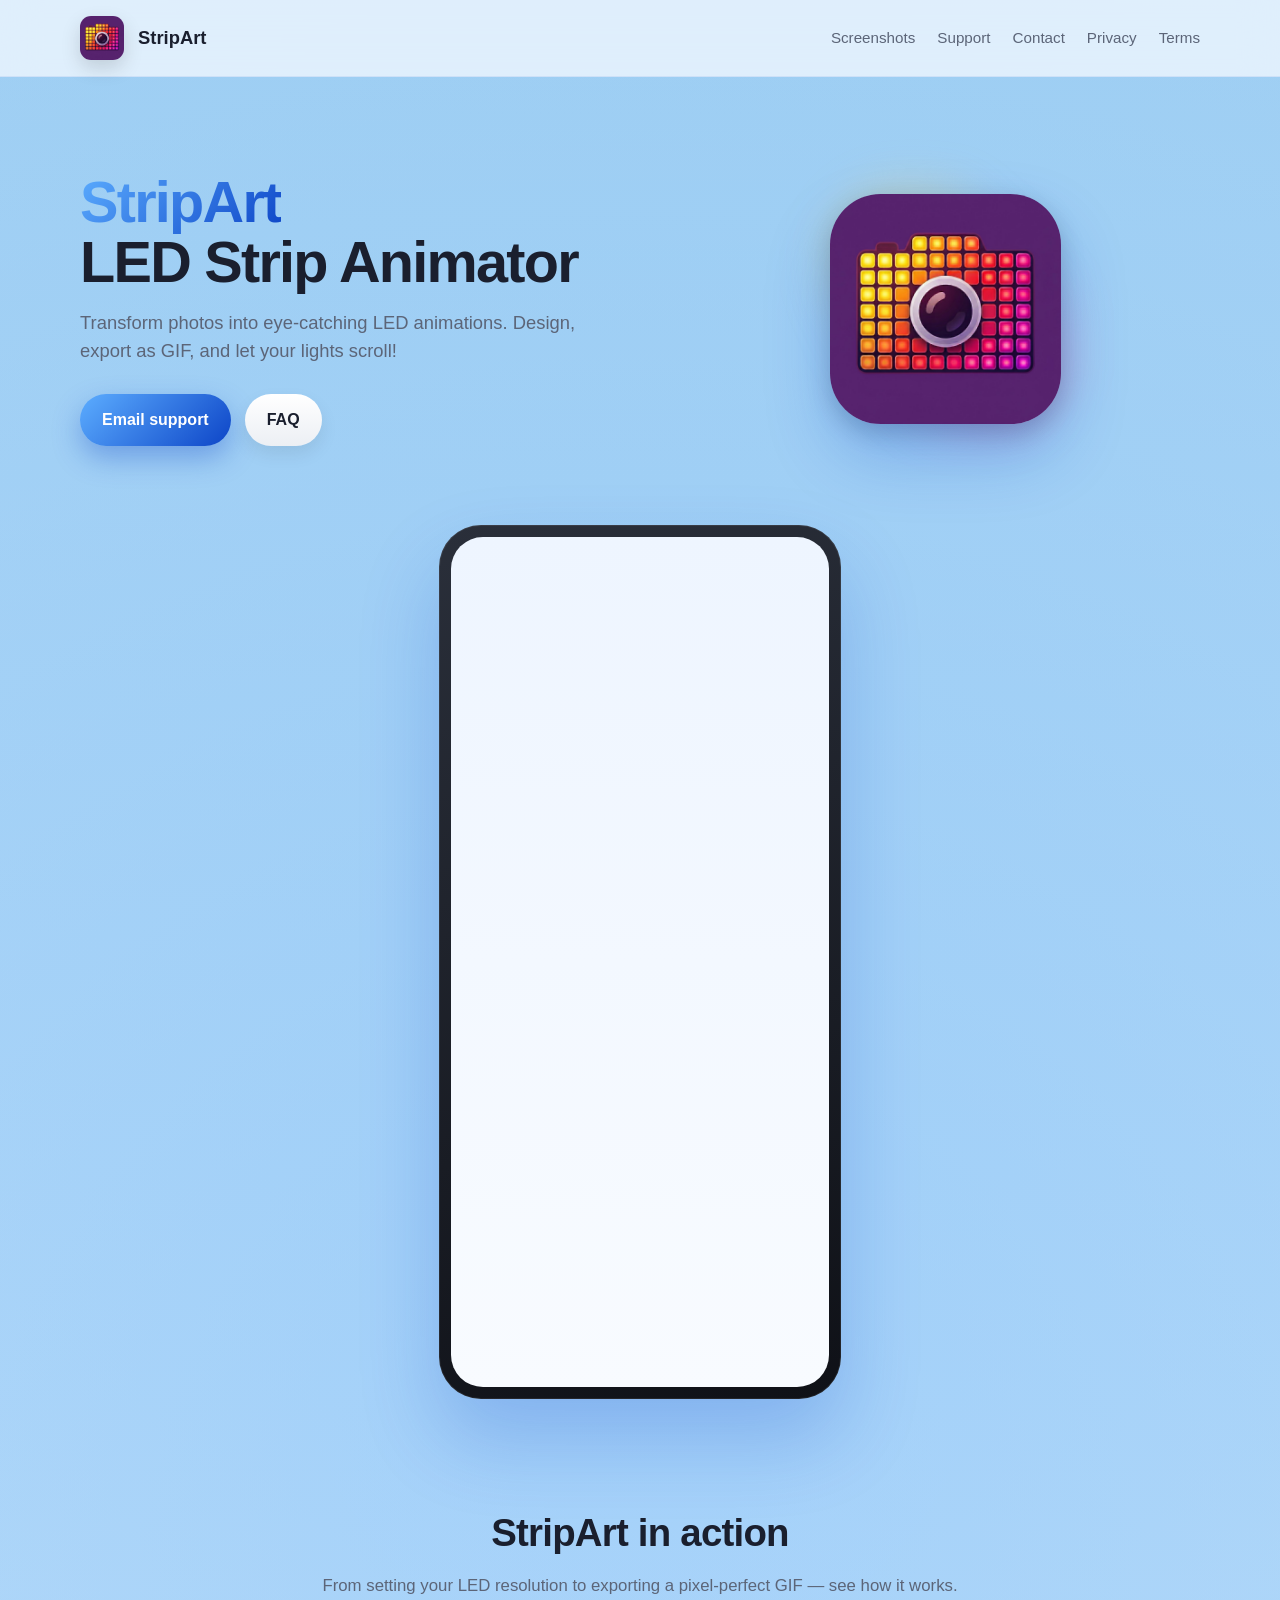
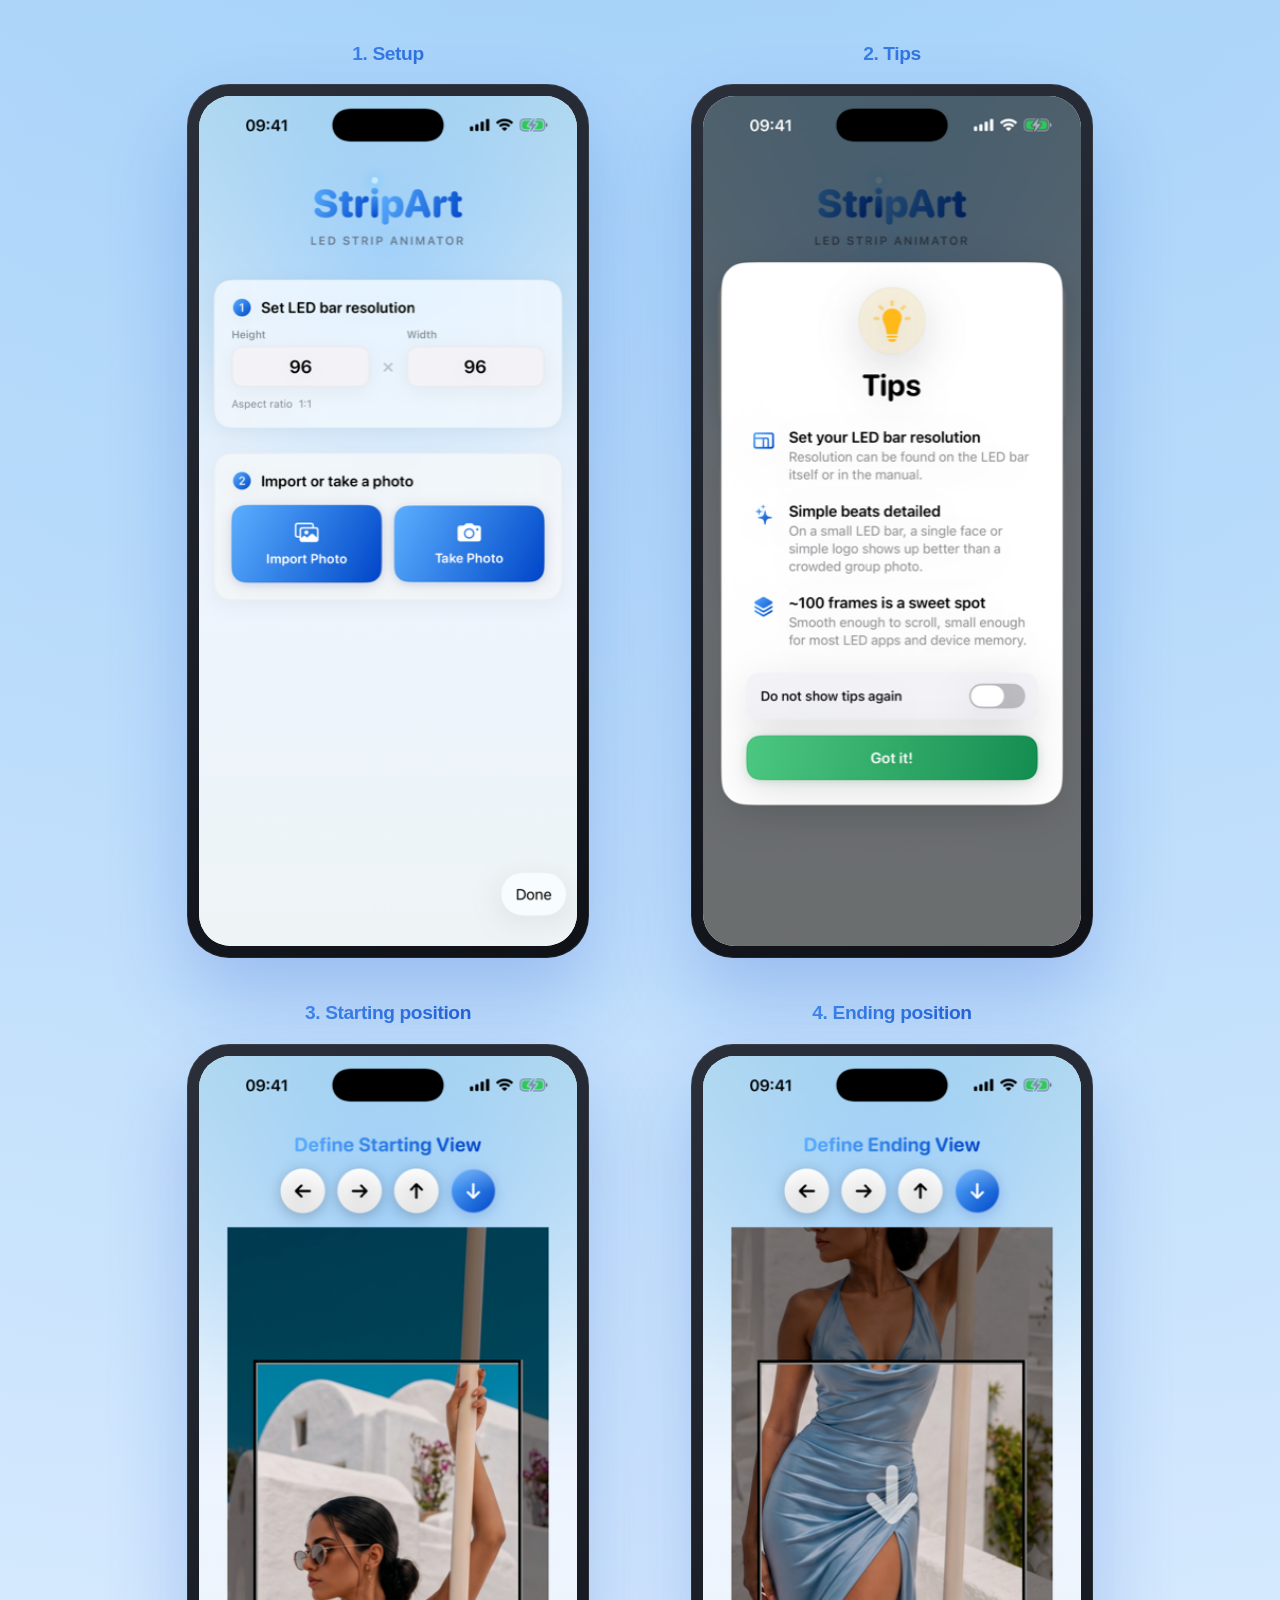
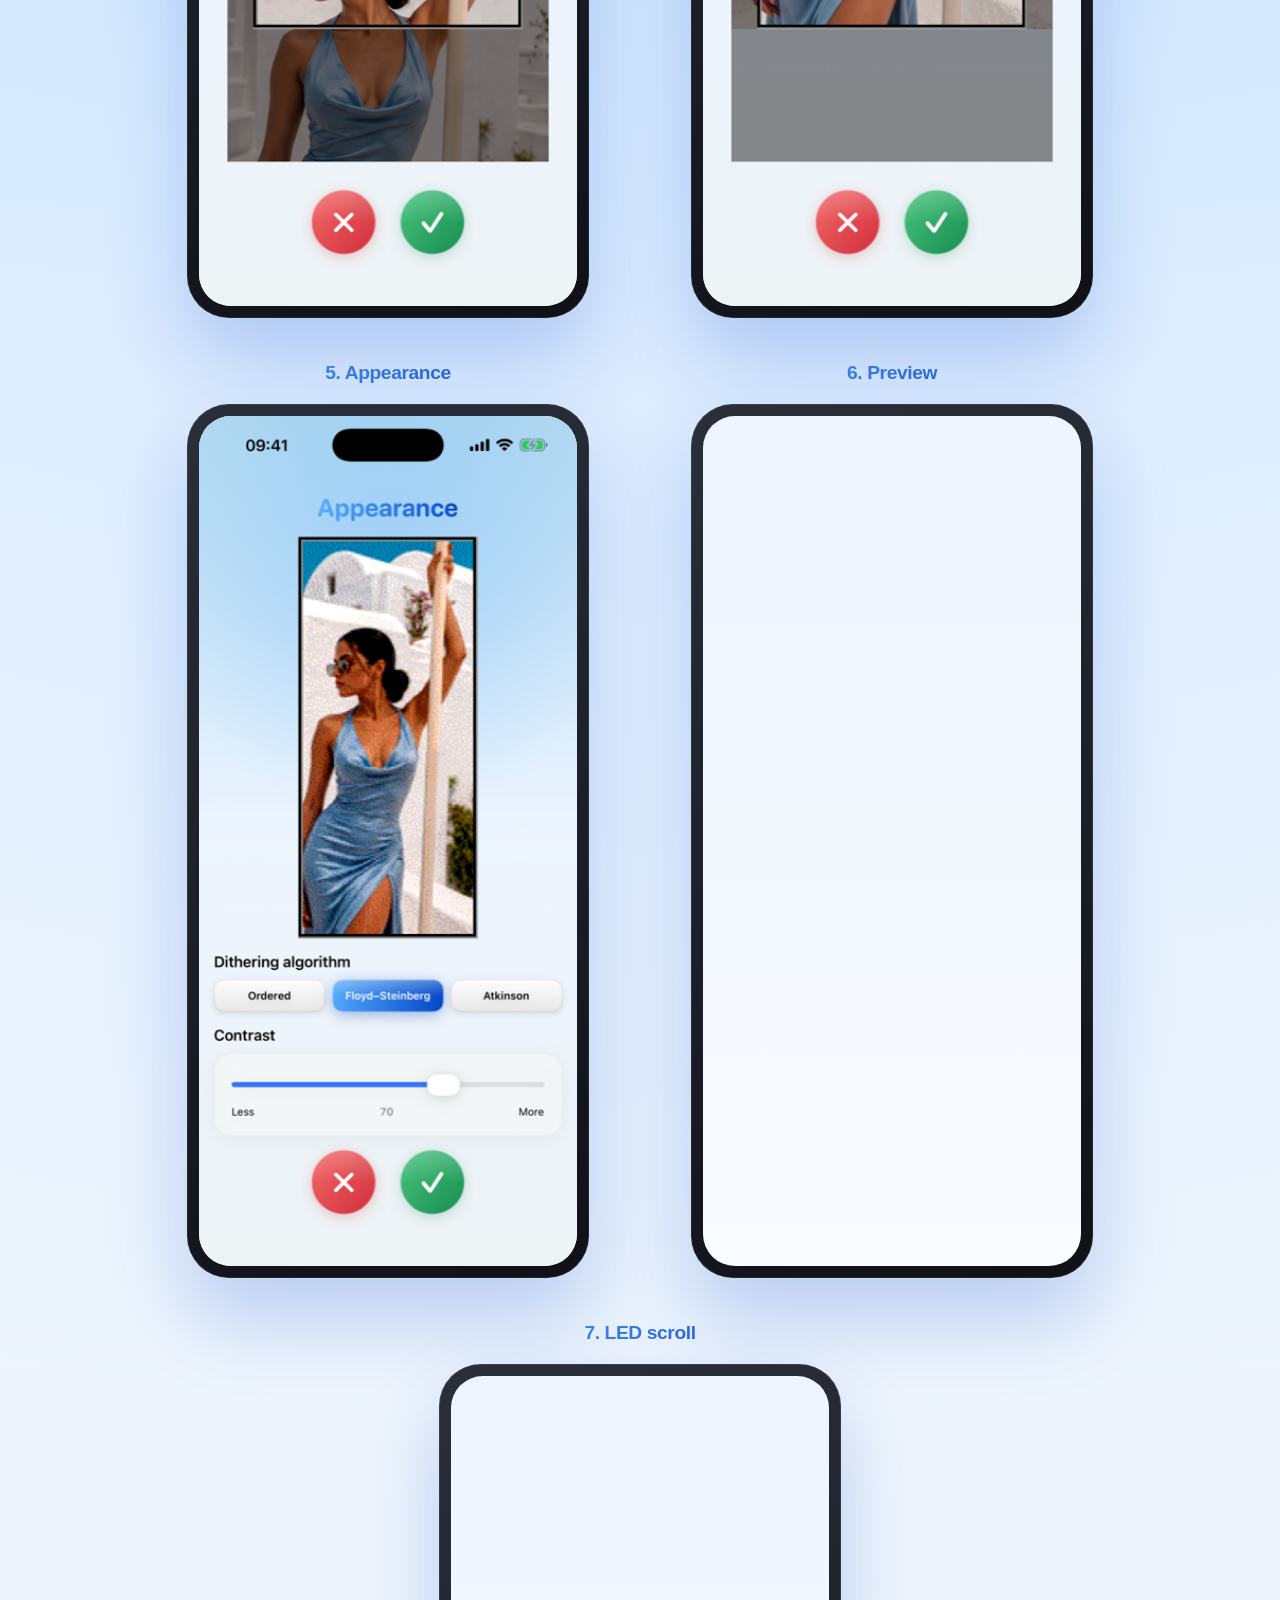
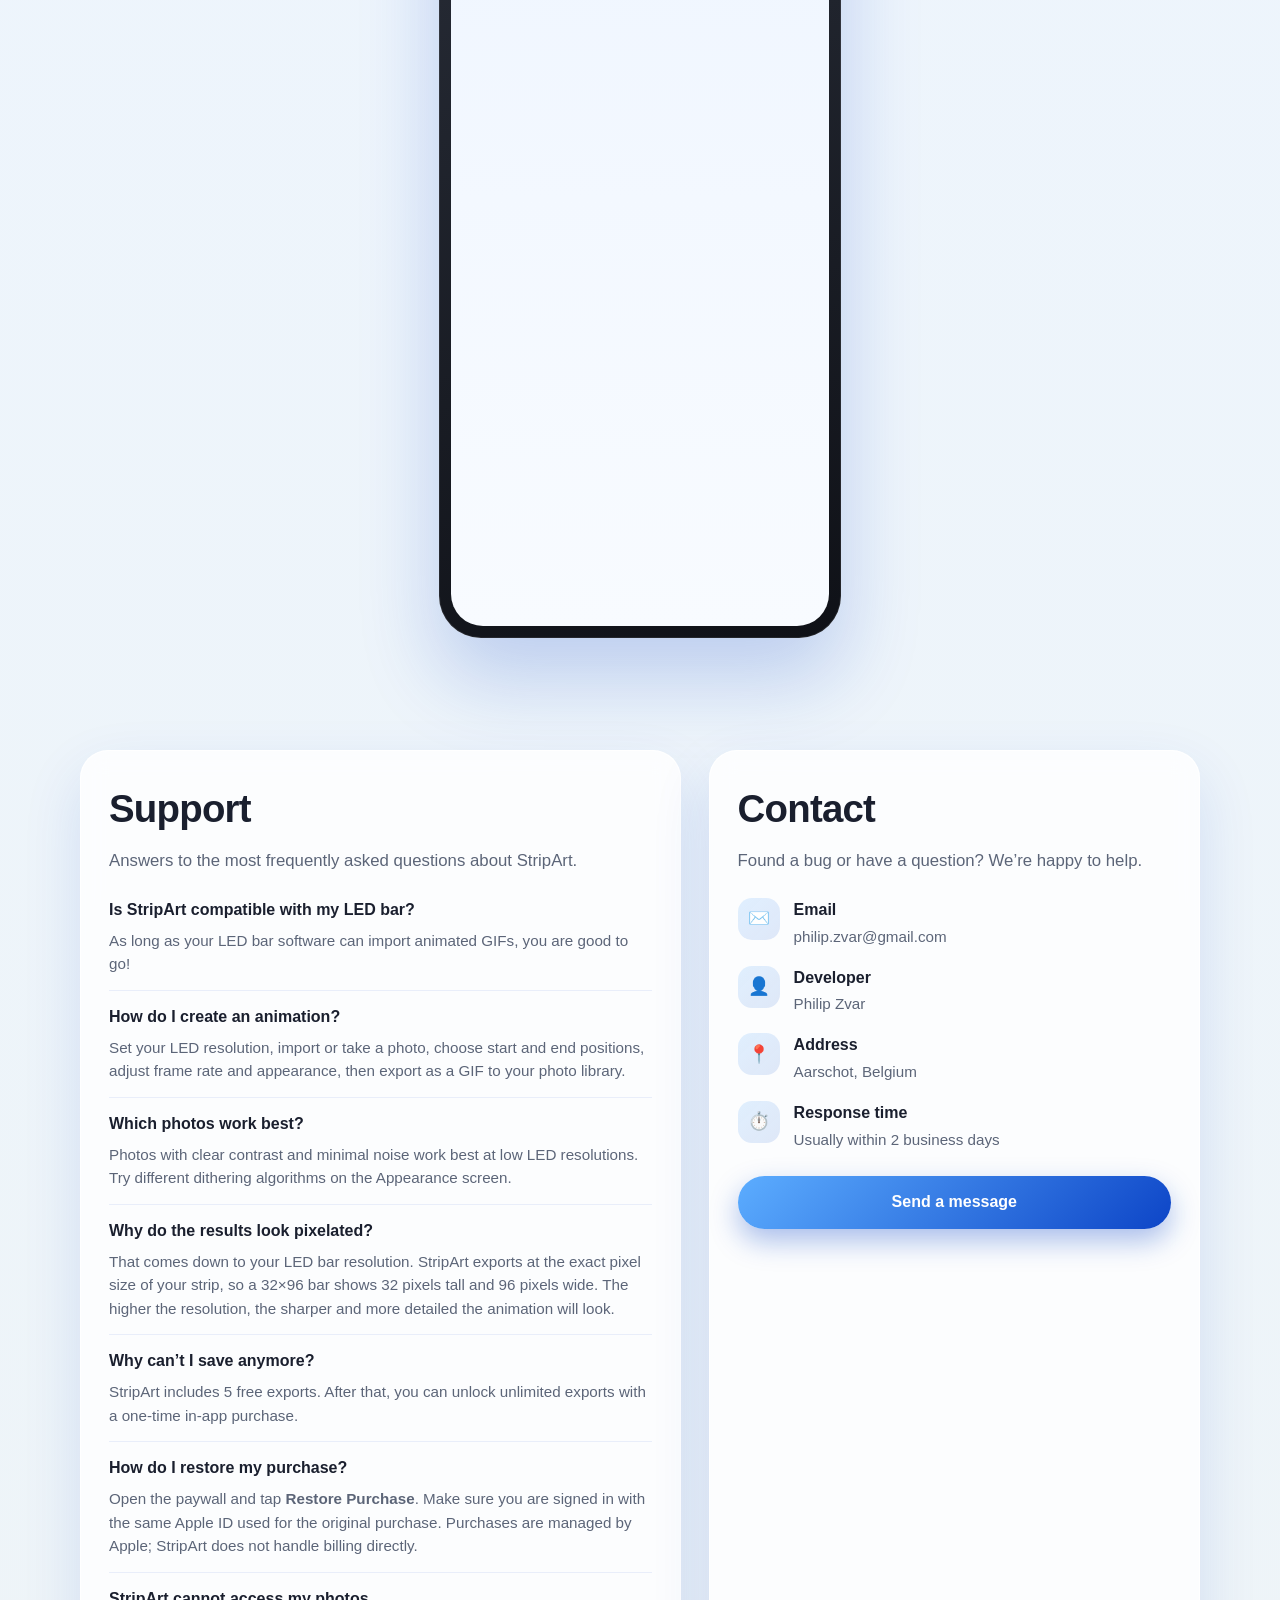
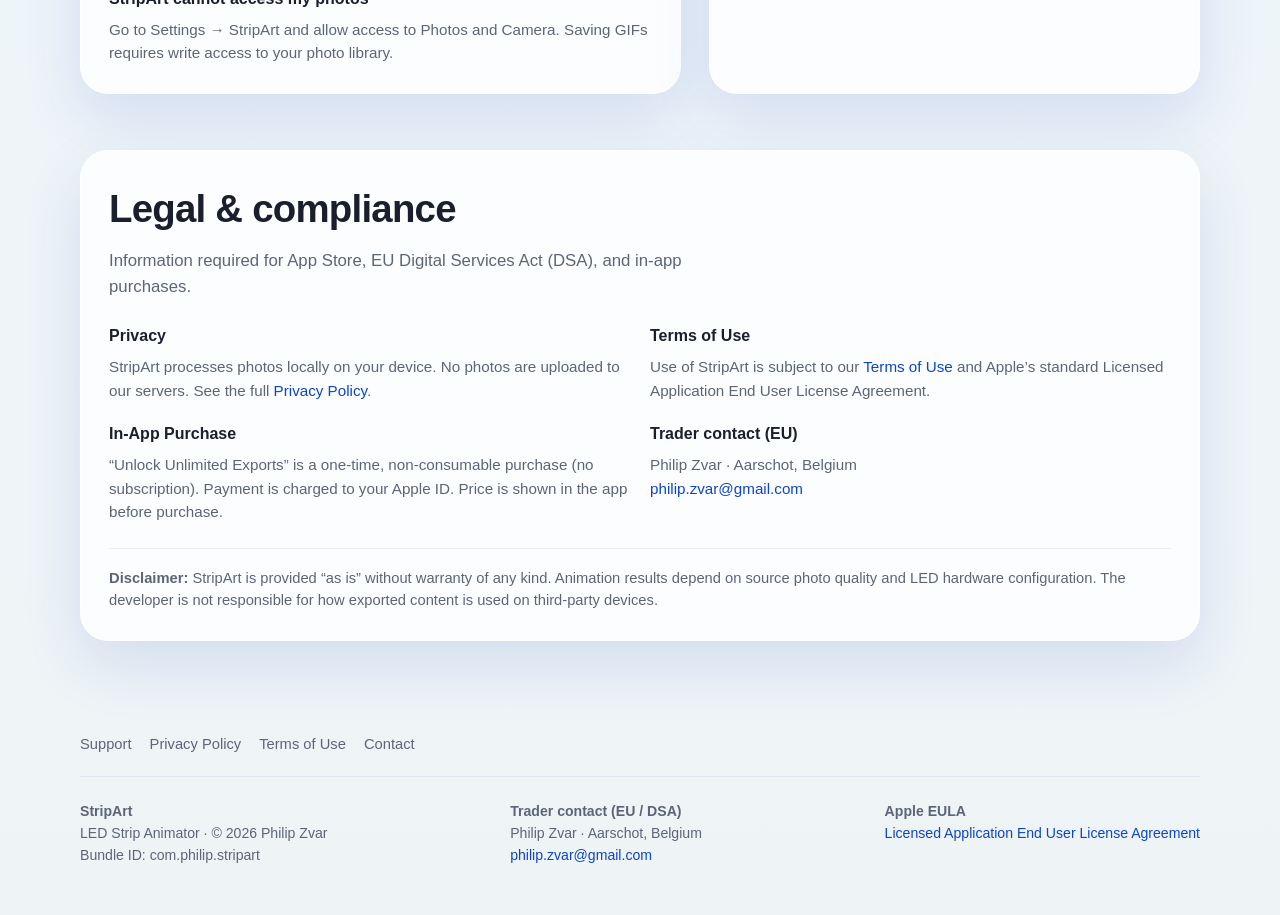
<file: index.html>
<!DOCTYPE html>
<html lang="en">
<head>
  <meta charset="UTF-8">
  <meta name="viewport" content="width=device-width, initial-scale=1.0">
  <meta name="description" content="StripArt — transform photos into eye-catching LED animations. Design, export as GIF, and let your lights scroll!">
  <title>StripArt — Support &amp; Contact</title>
  <link rel="icon" href="assets/icon.png" sizes="512x512">
  <link rel="apple-touch-icon" href="assets/icon-1024.png">
  <link rel="stylesheet" href="styles.css">
</head>
<body>
  <header class="site-header">
    <div class="container nav">
      <a class="brand" href="index.html">
        <img src="assets/icon.png" srcset="assets/icon.png 512w, assets/icon-1024.png 1024w" sizes="44px" alt="StripArt app icon" width="44" height="44">
        StripArt
      </a>
      <ul class="nav-links">
        <li><a href="#screenshots">Screenshots</a></li>
        <li><a href="#support">Support</a></li>
        <li><a href="#contact">Contact</a></li>
        <li><a href="privacy.html">Privacy</a></li>
        <li><a href="terms.html">Terms</a></li>
      </ul>
    </div>
  </header>

  <main id="top">
    <section class="hero container">
      <div class="hero-copy">
        <h1><span>StripArt</span><br>LED Strip Animator</h1>
        <p class="subtitle">
          Transform photos into eye-catching LED animations. Design, export as GIF, and let your lights scroll!
        </p>
        <div class="hero-actions">
          <a class="btn btn-primary" href="mailto:philip.zvar@gmail.com?subject=StripArt%20Support">Email support</a>
          <a class="btn btn-secondary" href="#support">FAQ</a>
        </div>
      </div>

      <div class="hero-device">
        <div class="icon-showcase" aria-hidden="true">
          <div class="icon-showcase-glow"></div>
          <img src="assets/icon-1024.png" alt="StripArt app icon" class="icon-showcase-image" width="1024" height="1024">
        </div>
      </div>
    </section>

    <section class="featured-video container" aria-label="StripArt LED animation preview">
      <div class="phone-frame">
        <div class="phone-screen">
          <video autoplay loop muted playsinline preload="auto" aria-label="StripArt LED scroll animation">
            <source src="assets/screenshots/05-preview.mp4?v=20260703" type="video/mp4">
            <source src="assets/screenshots/05-preview.mov?v=20260703" type="video/quicktime">
          </video>
        </div>
      </div>
    </section>

    <section class="section" id="screenshots">
      <div class="container">
        <div class="section-header">
          <h2>StripArt in action</h2>
          <p>From setting your LED resolution to exporting a pixel-perfect GIF — see how it works.</p>
        </div>

        <div class="screenshots-grid">
          <figure class="screenshot-card">
            <figcaption>1. Setup</figcaption>
            <div class="phone-frame">
              <div class="phone-screen">
                <img
                  src="assets/screenshots/step-02-804w.png?v=20260703"
                  srcset="assets/screenshots/step-02-804w.png?v=20260703 804w, assets/screenshots/step-02.png?v=20260703 1320w"
                  sizes="(max-width: 640px) 336px, 378px"
                  width="402"
                  height="874"
                  alt="StripArt setup — set LED resolution and import a photo"
                  decoding="async"
                >
              </div>
            </div>
          </figure>

          <figure class="screenshot-card">
            <figcaption>2. Tips</figcaption>
            <div class="phone-frame">
              <div class="phone-screen">
                <img
                  src="assets/screenshots/step-02-5-804w.png?v=20260703"
                  srcset="assets/screenshots/step-02-5-804w.png?v=20260703 804w, assets/screenshots/step-02-5.png?v=20260703 1320w"
                  sizes="(max-width: 640px) 336px, 378px"
                  width="402"
                  height="874"
                  alt="StripArt tips — LED resolution and animation guidance"
                  decoding="async"
                >
              </div>
            </div>
          </figure>

          <figure class="screenshot-card">
            <figcaption>3. Starting position</figcaption>
            <div class="phone-frame">
              <div class="phone-screen">
                <img
                  src="assets/screenshots/step-03-804w.png?v=20260703"
                  srcset="assets/screenshots/step-03-804w.png?v=20260703 804w, assets/screenshots/step-03.png?v=20260703 1320w"
                  sizes="(max-width: 640px) 336px, 378px"
                  width="402"
                  height="874"
                  alt="StripArt animation — define the starting view"
                  decoding="async"
                >
              </div>
            </div>
          </figure>

          <figure class="screenshot-card">
            <figcaption>4. Ending position</figcaption>
            <div class="phone-frame">
              <div class="phone-screen">
                <img
                  src="assets/screenshots/step-03-5-804w.png?v=20260703"
                  srcset="assets/screenshots/step-03-5-804w.png?v=20260703 804w, assets/screenshots/step-03-5.png?v=20260703 1320w"
                  sizes="(max-width: 640px) 336px, 378px"
                  width="402"
                  height="874"
                  alt="StripArt animation — define the ending view"
                  decoding="async"
                >
              </div>
            </div>
          </figure>

          <figure class="screenshot-card">
            <figcaption>5. Appearance</figcaption>
            <div class="phone-frame">
              <div class="phone-screen">
                <img
                  src="assets/screenshots/step-04-804w.png?v=20260703"
                  srcset="assets/screenshots/step-04-804w.png?v=20260703 804w, assets/screenshots/step-04.png?v=20260703 1320w"
                  sizes="(max-width: 640px) 336px, 378px"
                  width="402"
                  height="874"
                  alt="StripArt appearance — dithering and contrast"
                  decoding="async"
                >
              </div>
            </div>
          </figure>

          <figure class="screenshot-card">
            <figcaption>6. Preview</figcaption>
            <div class="phone-frame">
              <div class="phone-screen">
                <video autoplay loop muted playsinline preload="auto" aria-label="StripArt preview animation">
                  <source src="assets/screenshots/step-04-5.mp4?v=20260704" type="video/mp4">
                  <source src="assets/screenshots/step-04-5.mov?v=20260704" type="video/quicktime">
                </video>
              </div>
            </div>
          </figure>

          <figure class="screenshot-card">
            <figcaption>7. LED scroll</figcaption>
            <div class="phone-frame">
              <div class="phone-screen">
                <video autoplay loop muted playsinline preload="auto" aria-label="StripArt LED scroll animation">
                  <source src="assets/screenshots/step-05.mp4?v=20260703" type="video/mp4">
                  <source src="assets/screenshots/step-05.mov?v=20260703" type="video/quicktime">
                </video>
              </div>
            </div>
          </figure>
        </div>
      </div>
    </section>

    <section class="section" id="support">
      <div class="container support-grid">
        <div class="card">
          <div class="section-header align-left">
            <h2>Support</h2>
            <p>Answers to the most frequently asked questions about StripArt.</p>
          </div>

          <div class="faq-item">
            <h3>Is StripArt compatible with my LED bar?</h3>
            <p>
              As long as your LED bar software can import animated GIFs, you are good to go!
            </p>
          </div>

          <div class="faq-item">
            <h3>How do I create an animation?</h3>
            <p>
              Set your LED resolution, import or take a photo, choose start and end positions,
              adjust frame rate and appearance, then export as a GIF to your photo library.
            </p>
          </div>

          <div class="faq-item">
            <h3>Which photos work best?</h3>
            <p>
              Photos with clear contrast and minimal noise work best at low LED resolutions.
              Try different dithering algorithms on the Appearance screen.
            </p>
          </div>

          <div class="faq-item">
            <h3>Why do the results look pixelated?</h3>
            <p>
              That comes down to your LED bar resolution. StripArt exports at the exact pixel
              size of your strip, so a 32×96 bar shows 32 pixels tall and 96 pixels wide.
              The higher the resolution, the sharper and more detailed the animation will look.
            </p>
          </div>

          <div class="faq-item">
            <h3>Why can’t I save anymore?</h3>
            <p>
              StripArt includes 5 free exports. After that, you can unlock unlimited exports
              with a one-time in-app purchase.
            </p>
          </div>

          <div class="faq-item">
            <h3>How do I restore my purchase?</h3>
            <p>
              Open the paywall and tap <strong>Restore Purchase</strong>. Make sure you are
              signed in with the same Apple ID used for the original purchase. Purchases are
              managed by Apple; StripArt does not handle billing directly.
            </p>
          </div>

          <div class="faq-item">
            <h3>StripArt cannot access my photos</h3>
            <p>
              Go to Settings → StripArt and allow access to Photos and Camera.
              Saving GIFs requires write access to your photo library.
            </p>
          </div>
        </div>

        <div class="card" id="contact">
          <div class="section-header align-left">
            <h2>Contact</h2>
            <p>Found a bug or have a question? We’re happy to help.</p>
          </div>

          <ul class="contact-list">
            <li>
              <div class="contact-icon" aria-hidden="true">✉️</div>
              <div>
                <strong>Email</strong>
                <a href="mailto:philip.zvar@gmail.com?subject=StripArt%20Support">philip.zvar@gmail.com</a>
              </div>
            </li>
            <li>
              <div class="contact-icon" aria-hidden="true">👤</div>
              <div>
                <strong>Developer</strong>
                <span>Philip Zvar</span>
              </div>
            </li>
            <li>
              <div class="contact-icon" aria-hidden="true">📍</div>
              <div>
                <strong>Address</strong>
                <span>Aarschot, Belgium</span>
              </div>
            </li>
            <li>
              <div class="contact-icon" aria-hidden="true">⏱️</div>
              <div>
                <strong>Response time</strong>
                <span>Usually within 2 business days</span>
              </div>
            </li>
          </ul>

          <p class="contact-cta">
            <a class="btn btn-primary full-width" href="mailto:philip.zvar@gmail.com?subject=StripArt%20Support">
              Send a message
            </a>
          </p>
        </div>
      </div>
    </section>

    <section class="section legal-summary">
      <div class="container">
        <div class="card">
          <div class="section-header align-left">
            <h2>Legal &amp; compliance</h2>
            <p>Information required for App Store, EU Digital Services Act (DSA), and in-app purchases.</p>
          </div>

          <div class="legal-grid">
            <div class="legal-block">
              <h3>Privacy</h3>
              <p>
                StripArt processes photos locally on your device. No photos are uploaded to
                our servers. See the full <a href="privacy.html">Privacy Policy</a>.
              </p>
            </div>
            <div class="legal-block">
              <h3>Terms of Use</h3>
              <p>
                Use of StripArt is subject to our <a href="terms.html">Terms of Use</a> and
                Apple’s standard Licensed Application End User License Agreement.
              </p>
            </div>
            <div class="legal-block">
              <h3>In-App Purchase</h3>
              <p>
                “Unlock Unlimited Exports” is a one-time, non-consumable purchase (no subscription).
                Payment is charged to your Apple ID. Price is shown in the app before purchase.
              </p>
            </div>
            <div class="legal-block">
              <h3>Trader contact (EU)</h3>
              <p>
                Philip Zvar · Aarschot, Belgium<br>
                <a href="mailto:philip.zvar@gmail.com">philip.zvar@gmail.com</a>
              </p>
            </div>
          </div>

          <p class="disclaimer">
            <strong>Disclaimer:</strong> StripArt is provided “as is” without warranty of any kind.
            Animation results depend on source photo quality and LED hardware configuration.
            The developer is not responsible for how exported content is used on third-party devices.
          </p>
        </div>
      </div>
    </section>
  </main>

  <footer class="site-footer">
    <div class="container">
      <nav class="footer-nav" aria-label="Legal">
        <a href="index.html">Support</a>
        <a href="privacy.html">Privacy Policy</a>
        <a href="terms.html">Terms of Use</a>
        <a href="mailto:philip.zvar@gmail.com">Contact</a>
      </nav>
      <div class="footer-grid">
        <div>
          <strong>StripArt</strong><br>
          LED Strip Animator · © 2026 Philip Zvar<br>
          Bundle ID: com.philip.stripart
        </div>
        <div>
          <strong>Trader contact (EU / DSA)</strong><br>
          Philip Zvar · Aarschot, Belgium<br>
          <a href="mailto:philip.zvar@gmail.com">philip.zvar@gmail.com</a>
        </div>
        <div>
          <strong>Apple EULA</strong><br>
          <a href="https://www.apple.com/legal/internet-services/itunes/dev/stdeula/" rel="noopener noreferrer">
            Licensed Application End User License Agreement
          </a>
        </div>
      </div>
    </div>
  </footer>
</body>
</html>
</file>
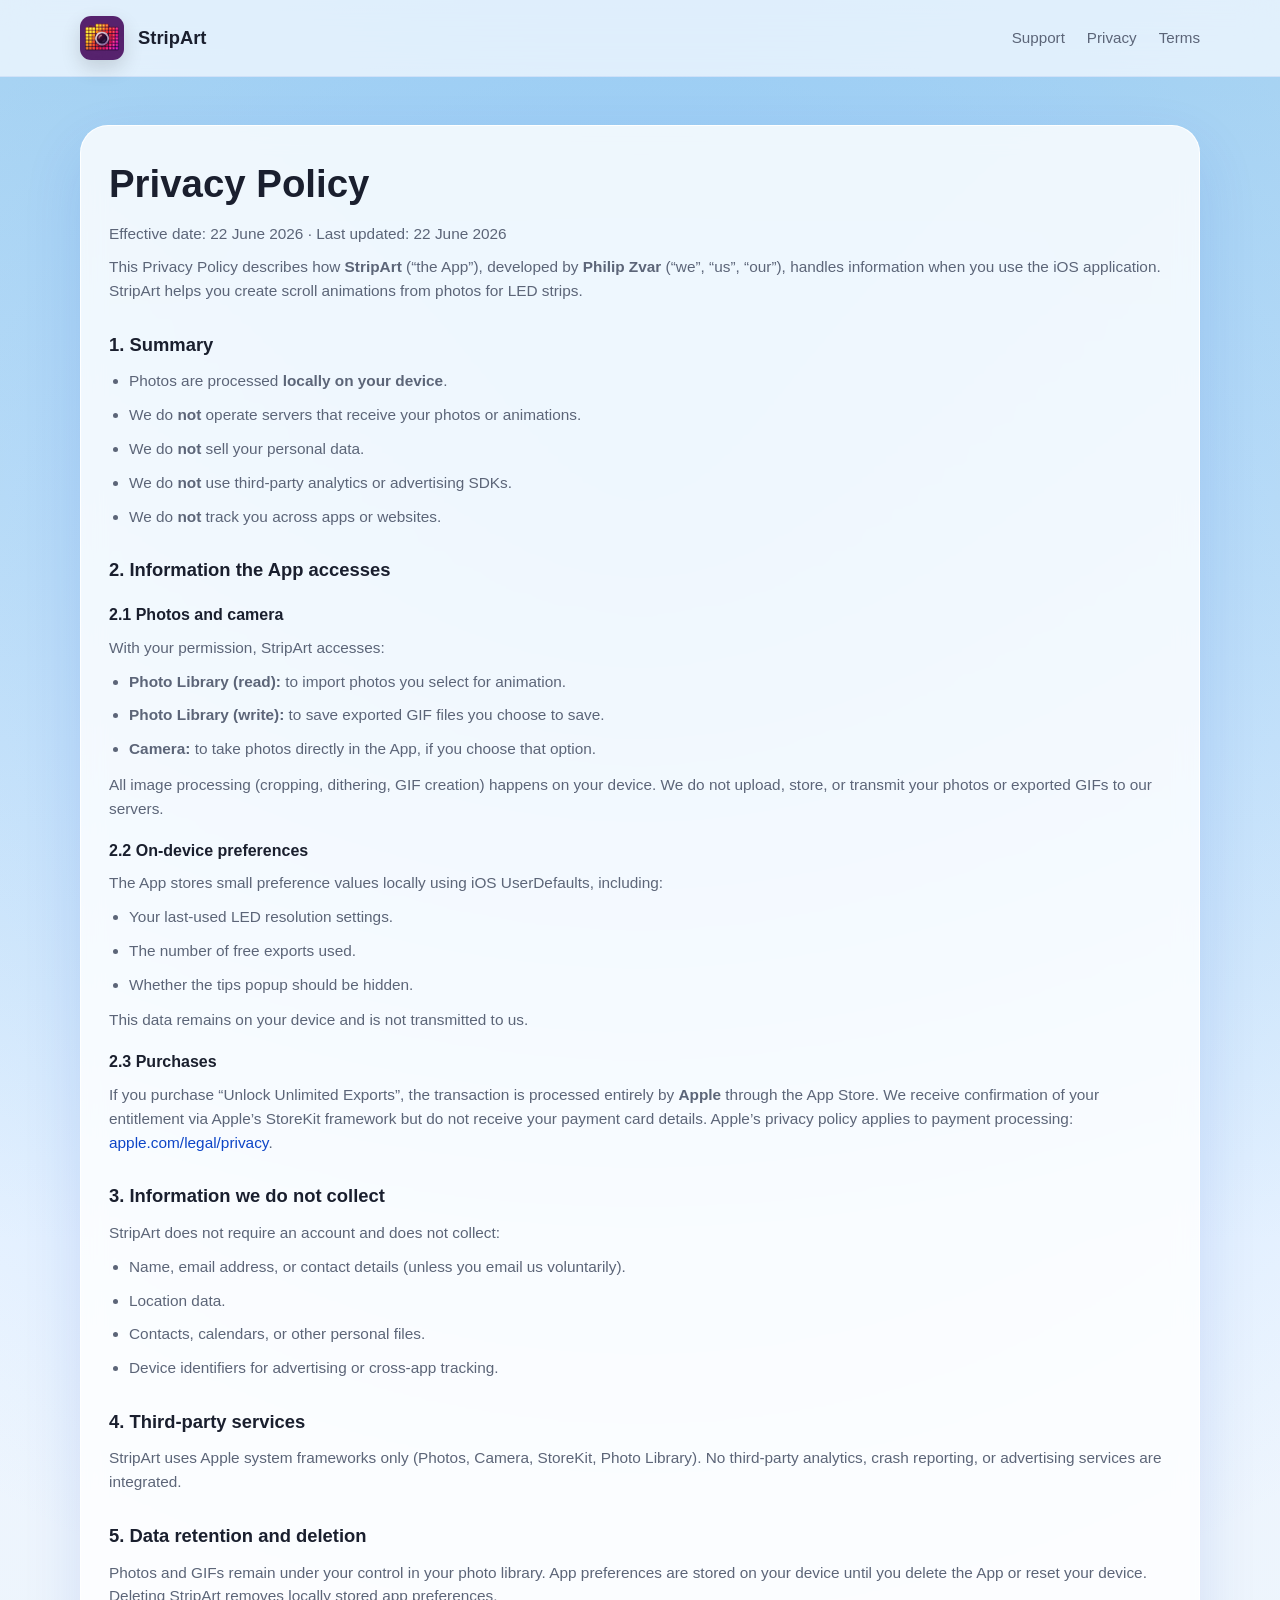
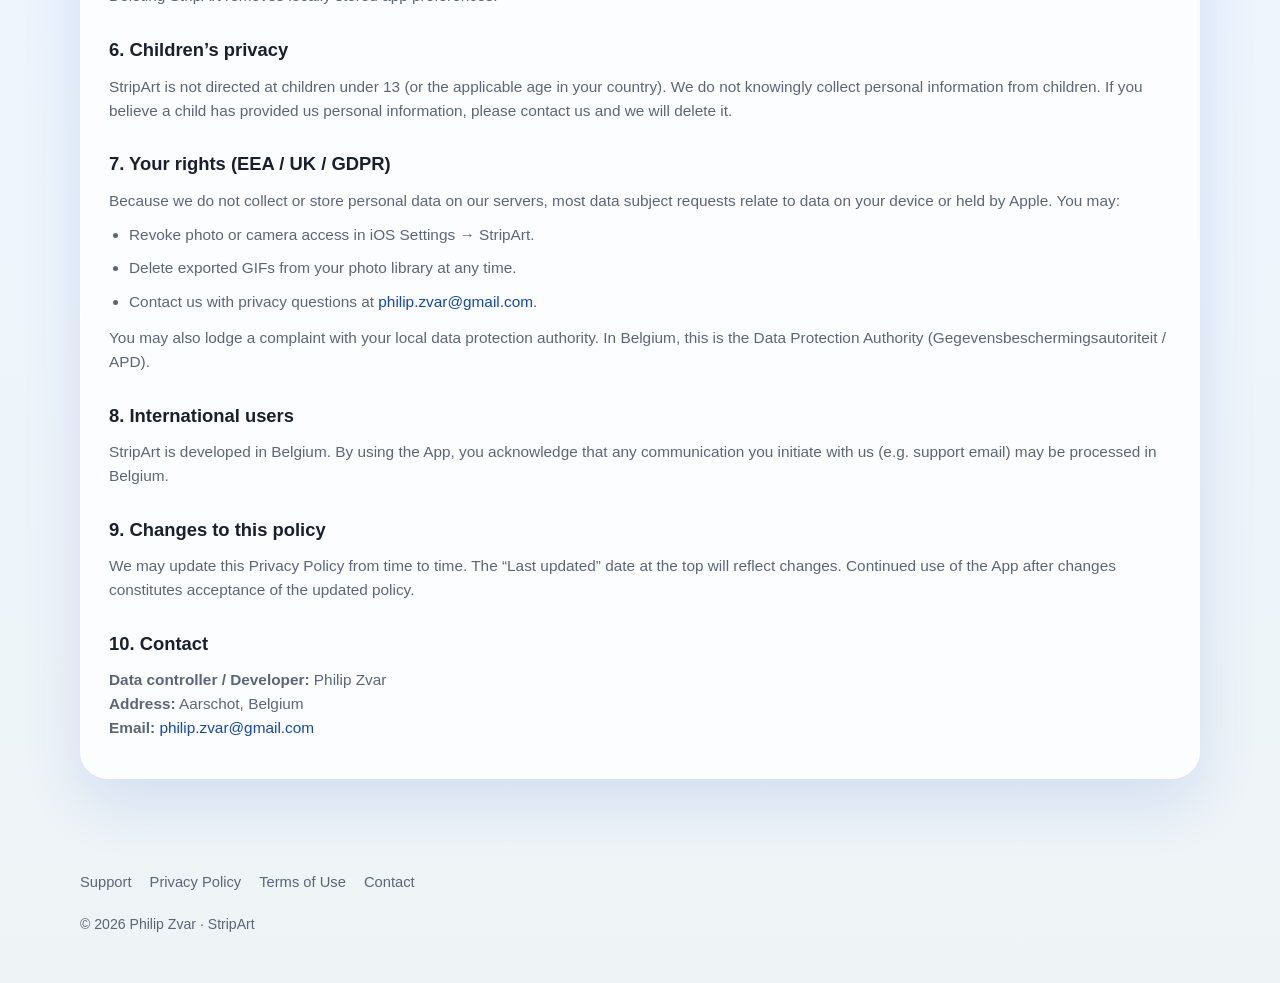
<file: privacy.html>
<!DOCTYPE html>
<html lang="en">
<head>
  <meta charset="UTF-8">
  <meta name="viewport" content="width=device-width, initial-scale=1.0">
  <meta name="description" content="StripArt Privacy Policy — how we handle your data.">
  <title>StripArt — Privacy Policy</title>
  <link rel="icon" href="assets/icon.png" sizes="512x512">
  <link rel="apple-touch-icon" href="assets/icon-1024.png">
  <link rel="stylesheet" href="styles.css">
</head>
<body>
  <header class="site-header">
    <div class="container nav">
      <a class="brand" href="index.html">
        <img src="assets/icon.png" srcset="assets/icon.png 512w, assets/icon-1024.png 1024w" sizes="44px" alt="StripArt app icon" width="44" height="44">
        StripArt
      </a>
      <ul class="nav-links">
        <li><a href="index.html">Support</a></li>
        <li><a href="privacy.html">Privacy</a></li>
        <li><a href="terms.html">Terms</a></li>
      </ul>
    </div>
  </header>

  <main class="legal-page container">
    <article class="card legal-document">
      <h1>Privacy Policy</h1>
      <p class="legal-meta">Effective date: 22 June 2026 · Last updated: 22 June 2026</p>

      <p>
        This Privacy Policy describes how <strong>StripArt</strong> (“the App”), developed by
        <strong>Philip Zvar</strong> (“we”, “us”, “our”), handles information when you use the
        iOS application. StripArt helps you create scroll animations from photos for LED strips.
      </p>

      <h2>1. Summary</h2>
      <ul>
        <li>Photos are processed <strong>locally on your device</strong>.</li>
        <li>We do <strong>not</strong> operate servers that receive your photos or animations.</li>
        <li>We do <strong>not</strong> sell your personal data.</li>
        <li>We do <strong>not</strong> use third-party analytics or advertising SDKs.</li>
        <li>We do <strong>not</strong> track you across apps or websites.</li>
      </ul>

      <h2>2. Information the App accesses</h2>

      <h3>2.1 Photos and camera</h3>
      <p>
        With your permission, StripArt accesses:
      </p>
      <ul>
        <li><strong>Photo Library (read):</strong> to import photos you select for animation.</li>
        <li><strong>Photo Library (write):</strong> to save exported GIF files you choose to save.</li>
        <li><strong>Camera:</strong> to take photos directly in the App, if you choose that option.</li>
      </ul>
      <p>
        All image processing (cropping, dithering, GIF creation) happens on your device.
        We do not upload, store, or transmit your photos or exported GIFs to our servers.
      </p>

      <h3>2.2 On-device preferences</h3>
      <p>
        The App stores small preference values locally using iOS UserDefaults, including:
      </p>
      <ul>
        <li>Your last-used LED resolution settings.</li>
        <li>The number of free exports used.</li>
        <li>Whether the tips popup should be hidden.</li>
      </ul>
      <p>This data remains on your device and is not transmitted to us.</p>

      <h3>2.3 Purchases</h3>
      <p>
        If you purchase “Unlock Unlimited Exports”, the transaction is processed entirely by
        <strong>Apple</strong> through the App Store. We receive confirmation of your entitlement
        via Apple’s StoreKit framework but do not receive your payment card details.
        Apple’s privacy policy applies to payment processing:
        <a href="https://www.apple.com/legal/privacy/" rel="noopener noreferrer">apple.com/legal/privacy</a>.
      </p>

      <h2>3. Information we do not collect</h2>
      <p>StripArt does not require an account and does not collect:</p>
      <ul>
        <li>Name, email address, or contact details (unless you email us voluntarily).</li>
        <li>Location data.</li>
        <li>Contacts, calendars, or other personal files.</li>
        <li>Device identifiers for advertising or cross-app tracking.</li>
      </ul>

      <h2>4. Third-party services</h2>
      <p>
        StripArt uses Apple system frameworks only (Photos, Camera, StoreKit, Photo Library).
        No third-party analytics, crash reporting, or advertising services are integrated.
      </p>

      <h2>5. Data retention and deletion</h2>
      <p>
        Photos and GIFs remain under your control in your photo library. App preferences are
        stored on your device until you delete the App or reset your device. Deleting StripArt
        removes locally stored app preferences.
      </p>

      <h2>6. Children’s privacy</h2>
      <p>
        StripArt is not directed at children under 13 (or the applicable age in your country).
        We do not knowingly collect personal information from children. If you believe a child
        has provided us personal information, please contact us and we will delete it.
      </p>

      <h2>7. Your rights (EEA / UK / GDPR)</h2>
      <p>
        Because we do not collect or store personal data on our servers, most data subject
        requests relate to data on your device or held by Apple. You may:
      </p>
      <ul>
        <li>Revoke photo or camera access in iOS Settings → StripArt.</li>
        <li>Delete exported GIFs from your photo library at any time.</li>
        <li>Contact us with privacy questions at
          <a href="mailto:philip.zvar@gmail.com?subject=StripArt%20Privacy">philip.zvar@gmail.com</a>.
        </li>
      </ul>
      <p>
        You may also lodge a complaint with your local data protection authority. In Belgium,
        this is the Data Protection Authority (Gegevensbeschermingsautoriteit / APD).
      </p>

      <h2>8. International users</h2>
      <p>
        StripArt is developed in Belgium. By using the App, you acknowledge that any
        communication you initiate with us (e.g. support email) may be processed in Belgium.
      </p>

      <h2>9. Changes to this policy</h2>
      <p>
        We may update this Privacy Policy from time to time. The “Last updated” date at the
        top will reflect changes. Continued use of the App after changes constitutes acceptance
        of the updated policy.
      </p>

      <h2>10. Contact</h2>
      <p>
        <strong>Data controller / Developer:</strong> Philip Zvar<br>
        <strong>Address:</strong> Aarschot, Belgium<br>
        <strong>Email:</strong> <a href="mailto:philip.zvar@gmail.com?subject=StripArt%20Privacy">philip.zvar@gmail.com</a>
      </p>
    </article>
  </main>

  <footer class="site-footer">
    <div class="container">
      <nav class="footer-nav" aria-label="Legal">
        <a href="index.html">Support</a>
        <a href="privacy.html">Privacy Policy</a>
        <a href="terms.html">Terms of Use</a>
        <a href="mailto:philip.zvar@gmail.com">Contact</a>
      </nav>
      <p>© 2026 Philip Zvar · StripArt</p>
    </div>
  </footer>
</body>
</html>
</file>
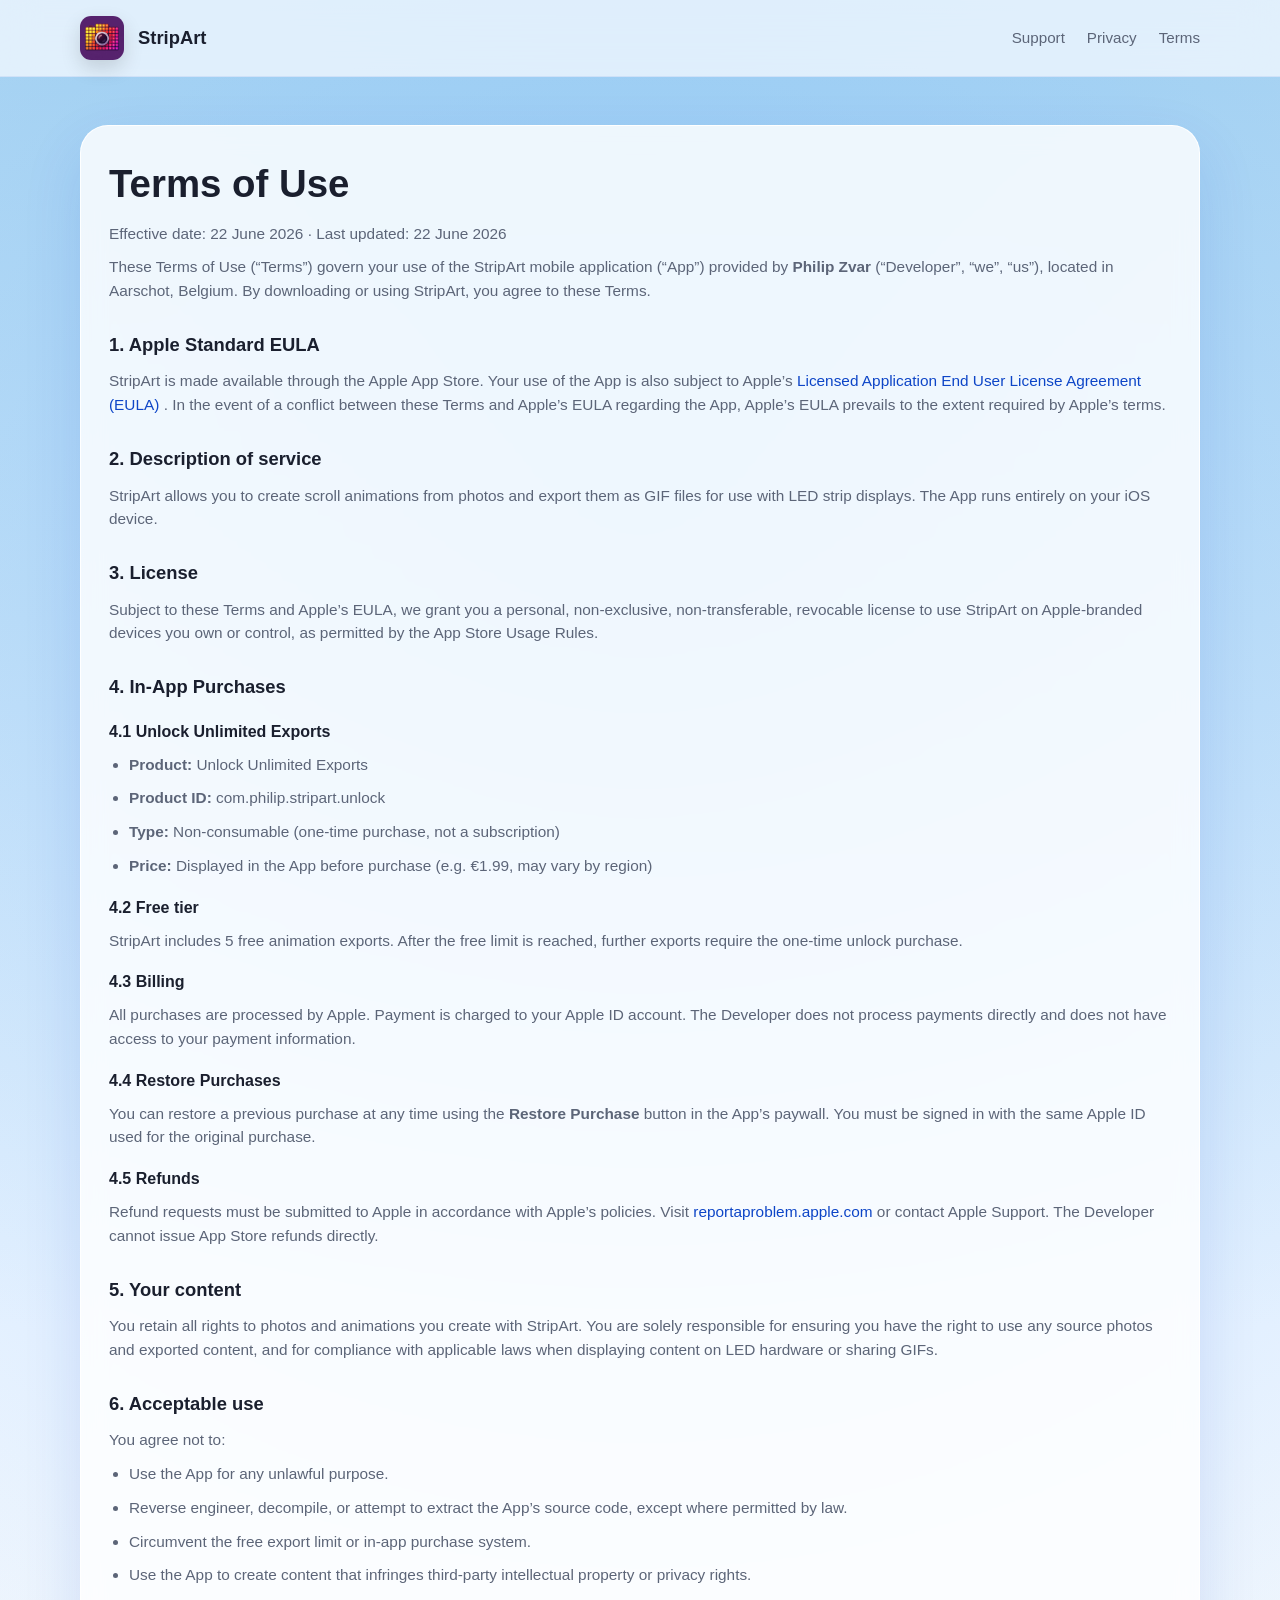
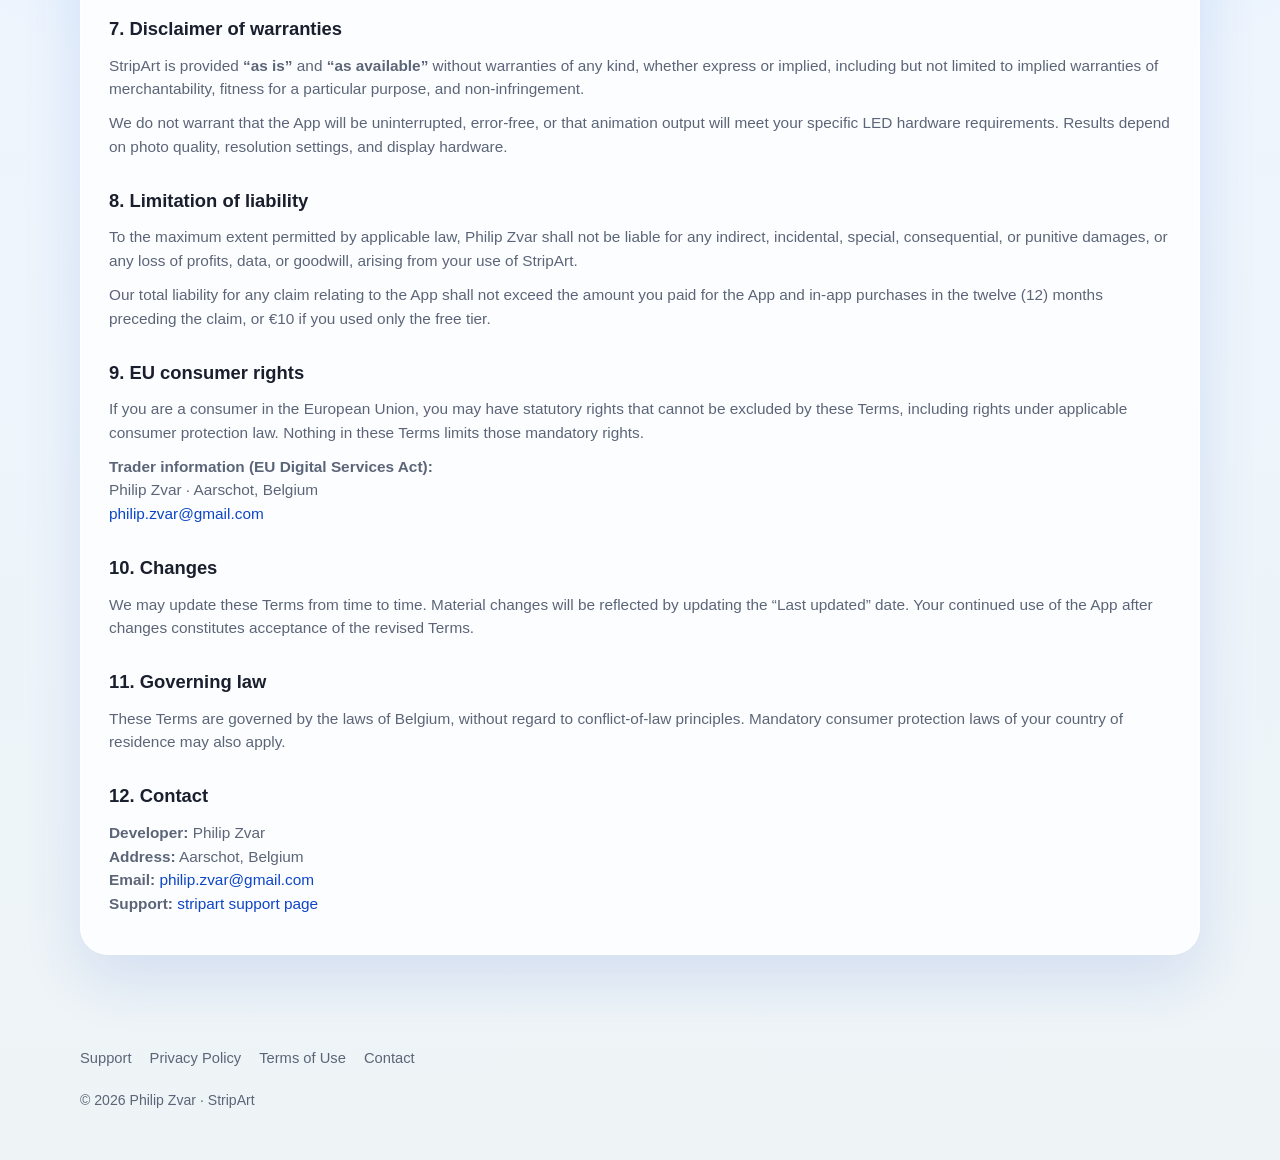
<file: terms.html>
<!DOCTYPE html>
<html lang="en">
<head>
  <meta charset="UTF-8">
  <meta name="viewport" content="width=device-width, initial-scale=1.0">
  <meta name="description" content="StripArt Terms of Use — license, purchases, and disclaimers.">
  <title>StripArt — Terms of Use</title>
  <link rel="icon" href="assets/icon.png" sizes="512x512">
  <link rel="apple-touch-icon" href="assets/icon-1024.png">
  <link rel="stylesheet" href="styles.css">
</head>
<body>
  <header class="site-header">
    <div class="container nav">
      <a class="brand" href="index.html">
        <img src="assets/icon.png" srcset="assets/icon.png 512w, assets/icon-1024.png 1024w" sizes="44px" alt="StripArt app icon" width="44" height="44">
        StripArt
      </a>
      <ul class="nav-links">
        <li><a href="index.html">Support</a></li>
        <li><a href="privacy.html">Privacy</a></li>
        <li><a href="terms.html">Terms</a></li>
      </ul>
    </div>
  </header>

  <main class="legal-page container">
    <article class="card legal-document">
      <h1>Terms of Use</h1>
      <p class="legal-meta">Effective date: 22 June 2026 · Last updated: 22 June 2026</p>

      <p>
        These Terms of Use (“Terms”) govern your use of the StripArt mobile application
        (“App”) provided by <strong>Philip Zvar</strong> (“Developer”, “we”, “us”), located in
        Aarschot, Belgium. By downloading or using StripArt, you agree to these Terms.
      </p>

      <h2>1. Apple Standard EULA</h2>
      <p>
        StripArt is made available through the Apple App Store. Your use of the App is also
        subject to Apple’s
        <a href="https://www.apple.com/legal/internet-services/itunes/dev/stdeula/" rel="noopener noreferrer">
          Licensed Application End User License Agreement (EULA)
        </a>.
        In the event of a conflict between these Terms and Apple’s EULA regarding the App,
        Apple’s EULA prevails to the extent required by Apple’s terms.
      </p>

      <h2>2. Description of service</h2>
      <p>
        StripArt allows you to create scroll animations from photos and export them as GIF files
        for use with LED strip displays. The App runs entirely on your iOS device.
      </p>

      <h2>3. License</h2>
      <p>
        Subject to these Terms and Apple’s EULA, we grant you a personal, non-exclusive,
        non-transferable, revocable license to use StripArt on Apple-branded devices you own
        or control, as permitted by the App Store Usage Rules.
      </p>

      <h2>4. In-App Purchases</h2>

      <h3>4.1 Unlock Unlimited Exports</h3>
      <ul>
        <li><strong>Product:</strong> Unlock Unlimited Exports</li>
        <li><strong>Product ID:</strong> com.philip.stripart.unlock</li>
        <li><strong>Type:</strong> Non-consumable (one-time purchase, not a subscription)</li>
        <li><strong>Price:</strong> Displayed in the App before purchase (e.g. €1.99, may vary by region)</li>
      </ul>

      <h3>4.2 Free tier</h3>
      <p>
        StripArt includes 5 free animation exports. After the free limit is reached, further
        exports require the one-time unlock purchase.
      </p>

      <h3>4.3 Billing</h3>
      <p>
        All purchases are processed by Apple. Payment is charged to your Apple ID account.
        The Developer does not process payments directly and does not have access to your
        payment information.
      </p>

      <h3>4.4 Restore Purchases</h3>
      <p>
        You can restore a previous purchase at any time using the <strong>Restore Purchase</strong>
        button in the App’s paywall. You must be signed in with the same Apple ID used for
        the original purchase.
      </p>

      <h3>4.5 Refunds</h3>
      <p>
        Refund requests must be submitted to Apple in accordance with Apple’s policies.
        Visit <a href="https://reportaproblem.apple.com" rel="noopener noreferrer">reportaproblem.apple.com</a>
        or contact Apple Support. The Developer cannot issue App Store refunds directly.
      </p>

      <h2>5. Your content</h2>
      <p>
        You retain all rights to photos and animations you create with StripArt. You are
        solely responsible for ensuring you have the right to use any source photos and
        exported content, and for compliance with applicable laws when displaying content
        on LED hardware or sharing GIFs.
      </p>

      <h2>6. Acceptable use</h2>
      <p>You agree not to:</p>
      <ul>
        <li>Use the App for any unlawful purpose.</li>
        <li>Reverse engineer, decompile, or attempt to extract the App’s source code, except where permitted by law.</li>
        <li>Circumvent the free export limit or in-app purchase system.</li>
        <li>Use the App to create content that infringes third-party intellectual property or privacy rights.</li>
      </ul>

      <h2>7. Disclaimer of warranties</h2>
      <p>
        StripArt is provided <strong>“as is”</strong> and <strong>“as available”</strong>
        without warranties of any kind, whether express or implied, including but not limited
        to implied warranties of merchantability, fitness for a particular purpose, and
        non-infringement.
      </p>
      <p>
        We do not warrant that the App will be uninterrupted, error-free, or that animation
        output will meet your specific LED hardware requirements. Results depend on photo
        quality, resolution settings, and display hardware.
      </p>

      <h2>8. Limitation of liability</h2>
      <p>
        To the maximum extent permitted by applicable law, Philip Zvar shall not be liable
        for any indirect, incidental, special, consequential, or punitive damages, or any
        loss of profits, data, or goodwill, arising from your use of StripArt.
      </p>
      <p>
        Our total liability for any claim relating to the App shall not exceed the amount
        you paid for the App and in-app purchases in the twelve (12) months preceding the claim,
        or €10 if you used only the free tier.
      </p>

      <h2>9. EU consumer rights</h2>
      <p>
        If you are a consumer in the European Union, you may have statutory rights that
        cannot be excluded by these Terms, including rights under applicable consumer
        protection law. Nothing in these Terms limits those mandatory rights.
      </p>
      <p>
        <strong>Trader information (EU Digital Services Act):</strong><br>
        Philip Zvar · Aarschot, Belgium<br>
        <a href="mailto:philip.zvar@gmail.com">philip.zvar@gmail.com</a>
      </p>

      <h2>10. Changes</h2>
      <p>
        We may update these Terms from time to time. Material changes will be reflected by
        updating the “Last updated” date. Your continued use of the App after changes
        constitutes acceptance of the revised Terms.
      </p>

      <h2>11. Governing law</h2>
      <p>
        These Terms are governed by the laws of Belgium, without regard to conflict-of-law
        principles. Mandatory consumer protection laws of your country of residence may also apply.
      </p>

      <h2>12. Contact</h2>
      <p>
        <strong>Developer:</strong> Philip Zvar<br>
        <strong>Address:</strong> Aarschot, Belgium<br>
        <strong>Email:</strong> <a href="mailto:philip.zvar@gmail.com?subject=StripArt%20Terms">philip.zvar@gmail.com</a><br>
        <strong>Support:</strong> <a href="index.html">stripart support page</a>
      </p>
    </article>
  </main>

  <footer class="site-footer">
    <div class="container">
      <nav class="footer-nav" aria-label="Legal">
        <a href="index.html">Support</a>
        <a href="privacy.html">Privacy Policy</a>
        <a href="terms.html">Terms of Use</a>
        <a href="mailto:philip.zvar@gmail.com">Contact</a>
      </nav>
      <p>© 2026 Philip Zvar · StripArt</p>
    </div>
  </footer>
</body>
</html>
</file>
<file: styles.css>
:root {
  --blue-light: #5cadff;
  --blue-dark: #0d45c7;
  --blue-shadow: rgba(13, 69, 199, 0.35);
  --green-light: #4dc780;
  --green-dark: #1a8c52;
  /* Sky gradient — sampled from startup-animation.mp4 */
  --sky-top: #afd7f0;
  --sky-mid: #edf5ff;
  --sky-bottom: #eef4f6;
  --sky-glow: rgba(92, 173, 255, 0.35);
  --bg-top: var(--sky-top);
  --bg-bottom: var(--sky-bottom);
  --text: #1a1f2e;
  --text-muted: #5c6578;
  --card: rgba(255, 255, 255, 0.82);
  --card-border: rgba(255, 255, 255, 0.95);
  --radius-lg: 28px;
  --radius-md: 18px;
  --radius-sm: 14px;
  --shadow: 0 24px 60px rgba(13, 69, 199, 0.12);
  --font: "SF Pro Display", "SF Pro Text", -apple-system, BlinkMacSystemFont, "Segoe UI", sans-serif;
}

* {
  box-sizing: border-box;
  margin: 0;
  padding: 0;
}

body.startup-open {
  overflow: hidden;
}

.startup-overlay {
  position: fixed;
  inset: 0;
  z-index: 100;
  display: grid;
  place-items: center;
  background:
    radial-gradient(circle at 50% 18%, var(--sky-glow), transparent 55%),
    linear-gradient(180deg, var(--sky-top) 0%, var(--sky-mid) 48%, var(--sky-bottom) 100%);
  cursor: pointer;
  transition: opacity 0.45s ease, visibility 0.45s ease;
}

.startup-overlay.is-dismissed {
  opacity: 0;
  visibility: hidden;
  pointer-events: none;
}

.startup-stage {
  position: relative;
  width: min(100vw, calc(100vh * 853 / 1844));
  height: min(100vh, calc(100vw * 1844 / 853));
  max-height: 100vh;
}

.startup-video {
  width: 100%;
  height: 100%;
  object-fit: contain;
  display: block;
  pointer-events: none;
}

.startup-headline {
  position: absolute;
  top: 10.5%;
  left: 7%;
  right: 7%;
  margin: 0;
  text-align: center;
  font-family: var(--font);
  font-weight: 700;
  font-size: clamp(1.08rem, 4.8vw, 1.58rem);
  line-height: 1.28;
  letter-spacing: -0.02em;
  color: #fff;
  -webkit-text-stroke: 0.45px rgba(13, 69, 199, 0.42);
  paint-order: stroke fill;
  text-shadow:
    -1px -1px 0 rgba(13, 69, 199, 0.38),
    1px -1px 0 rgba(13, 69, 199, 0.38),
    -1px 1px 0 rgba(13, 69, 199, 0.38),
    1px 1px 0 rgba(13, 69, 199, 0.38),
    0 3px 16px rgba(13, 69, 199, 0.32);
  pointer-events: none;
}

.startup-phone-label {
  position: absolute;
  top: 28.5%;
  left: 21%;
  right: 21%;
  margin: 0;
  text-align: center;
  font-family: var(--font);
  font-weight: 700;
  font-size: clamp(0.82rem, 3.4vw, 1.08rem);
  line-height: 1.2;
  letter-spacing: -0.02em;
  background: linear-gradient(135deg, var(--blue-light), var(--blue-dark));
  -webkit-background-clip: text;
  background-clip: text;
  color: transparent;
  pointer-events: none;
}

@media (max-width: 640px) {
  .startup-headline {
    top: 9.5%;
    left: 5%;
    right: 5%;
    font-size: clamp(1rem, 5.2vw, 1.28rem);
  }

  .startup-phone-label {
    top: 27.5%;
    left: 18%;
    right: 18%;
  }
}

html {
  scroll-behavior: smooth;
}

body {
  font-family: var(--font);
  color: var(--text);
  background:
    radial-gradient(circle at 50% 18%, var(--sky-glow), transparent 55%),
    linear-gradient(180deg, var(--sky-top) 0%, var(--sky-mid) 48%, var(--sky-bottom) 100%);
  min-height: 100vh;
  line-height: 1.55;
}

a {
  color: var(--blue-dark);
  text-decoration: none;
}

a:hover {
  text-decoration: underline;
}

.container {
  width: min(1120px, calc(100% - 40px));
  margin: 0 auto;
}

.site-header {
  position: sticky;
  top: 0;
  z-index: 20;
  backdrop-filter: blur(18px);
  background: rgba(248, 251, 255, 0.72);
  border-bottom: 1px solid rgba(13, 69, 199, 0.08);
}

.nav {
  display: flex;
  align-items: center;
  justify-content: space-between;
  gap: 24px;
  padding: 16px 0;
}

.brand {
  display: flex;
  align-items: center;
  gap: 14px;
  font-weight: 700;
  font-size: 1.15rem;
  color: var(--text);
}

.brand img {
  width: 44px;
  height: 44px;
  border-radius: 11px;
  box-shadow: 0 8px 20px rgba(0, 0, 0, 0.14);
}

.nav-links {
  display: flex;
  gap: 22px;
  list-style: none;
  font-size: 0.95rem;
  font-weight: 500;
}

.nav-links a {
  color: var(--text-muted);
  text-decoration: none;
}

.nav-links a:hover {
  color: var(--blue-dark);
}

.hero {
  display: grid;
  grid-template-columns: 1.05fr 0.95fr;
  gap: 48px;
  align-items: center;
  padding: 72px 0 56px;
}

.hero-copy h1 {
  font-size: clamp(2.4rem, 5vw, 3.6rem);
  line-height: 1.05;
  letter-spacing: -0.03em;
  margin-bottom: 16px;
}

.hero-copy h1 span {
  background: linear-gradient(135deg, var(--blue-light), var(--blue-dark));
  -webkit-background-clip: text;
  background-clip: text;
  color: transparent;
}

.hero-copy .subtitle {
  font-size: 1.15rem;
  color: var(--text-muted);
  max-width: 34rem;
  margin-bottom: 28px;
}

.hero-actions {
  display: flex;
  flex-wrap: wrap;
  gap: 14px;
}

.btn {
  display: inline-flex;
  align-items: center;
  justify-content: center;
  gap: 8px;
  padding: 14px 22px;
  border-radius: 999px;
  border: none;
  font: inherit;
  font-weight: 600;
  cursor: pointer;
  text-decoration: none;
  transition: transform 0.18s ease, box-shadow 0.18s ease;
}

.btn:hover {
  transform: translateY(-1px);
  text-decoration: none;
}

.btn-primary {
  color: white;
  background: linear-gradient(135deg, var(--blue-light), var(--blue-dark));
  box-shadow: 0 12px 28px var(--blue-shadow);
}

.btn-secondary {
  color: var(--text);
  background: linear-gradient(180deg, #fff, #eceff4);
  box-shadow: 0 8px 18px rgba(0, 0, 0, 0.08);
}

.hero-device {
  display: flex;
  justify-content: center;
}

.icon-showcase {
  position: relative;
  width: min(320px, 100%);
  aspect-ratio: 1;
  display: grid;
  place-items: center;
}

.icon-showcase-glow {
  position: absolute;
  inset: 8%;
  border-radius: 32%;
  background:
    radial-gradient(circle at 35% 30%, rgba(255, 220, 100, 0.45), transparent 42%),
    radial-gradient(circle at 70% 70%, rgba(255, 80, 160, 0.35), transparent 45%),
    radial-gradient(circle, rgba(92, 173, 255, 0.28), transparent 68%);
  filter: blur(18px);
}

.icon-showcase-image {
  position: relative;
  width: 72%;
  height: auto;
  border-radius: 22%;
  box-shadow:
    0 32px 64px rgba(13, 69, 199, 0.25),
    0 8px 24px rgba(0, 0, 0, 0.18);
}

.icon-screen {
  display: grid;
  place-items: center;
  background:
    radial-gradient(circle at 50% 35%, rgba(92, 173, 255, 0.18), transparent 55%),
    linear-gradient(180deg, #eef5ff, #f8fbff);
}

.icon-in-phone {
  width: 52%;
  height: auto;
  border-radius: 22%;
  box-shadow: 0 12px 28px rgba(13, 69, 199, 0.2);
  object-fit: contain;
}

.phone-screen img:not(.icon-in-phone),
.phone-screen video {
  width: 100%;
  height: 100%;
  object-fit: cover;
  object-position: top;
  display: block;
}

.screenshot-card .phone-screen img,
.screenshot-card .phone-screen video {
  image-rendering: -webkit-optimize-contrast;
}

.phone-frame {
  width: min(290px, 100%);
  aspect-ratio: 402 / 874;
  border-radius: 42px;
  padding: 12px;
  background: linear-gradient(160deg, #2a2f3a, #0f1117);
  box-shadow:
    0 40px 80px rgba(13, 69, 199, 0.22),
    inset 0 0 0 1px rgba(255, 255, 255, 0.08);
  position: relative;
}

.phone-frame::before {
  content: "";
  position: absolute;
  top: 10px;
  left: 50%;
  transform: translateX(-50%);
  width: 32%;
  height: 24px;
  border-radius: 999px;
  background: #0f1117;
  z-index: 2;
}

.phone-screen {
  width: 100%;
  height: 100%;
  border-radius: 32px;
  overflow: hidden;
  background: linear-gradient(180deg, #eef5ff, #f8fbff);
}

.section {
  padding: 56px 0;
}

.section-header {
  text-align: center;
  max-width: 640px;
  margin: 0 auto 40px;
}

.section-header.align-left {
  text-align: left;
  margin: 0 0 24px;
}

.contact-cta {
  margin-top: 24px;
}

.btn.full-width {
  width: 100%;
}

.legal-summary {
  padding-top: 0;
}

.legal-grid {
  display: grid;
  grid-template-columns: repeat(2, 1fr);
  gap: 20px;
  margin-bottom: 24px;
}

.legal-block h3 {
  font-size: 1rem;
  margin-bottom: 6px;
}

.legal-block p {
  color: var(--text-muted);
  font-size: 0.95rem;
}

.disclaimer {
  padding-top: 18px;
  border-top: 1px solid rgba(13, 69, 199, 0.08);
  color: var(--text-muted);
  font-size: 0.92rem;
}

.legal-page {
  padding: 48px 0 56px;
}

.legal-document h1 {
  font-size: clamp(1.8rem, 3vw, 2.4rem);
  margin-bottom: 8px;
}

.legal-meta {
  color: var(--text-muted);
  font-size: 0.92rem;
  margin-bottom: 28px;
}

.legal-document h2 {
  font-size: 1.15rem;
  margin: 28px 0 10px;
}

.legal-document h3 {
  font-size: 1rem;
  margin: 18px 0 8px;
}

.legal-document p,
.legal-document li {
  color: var(--text-muted);
  font-size: 0.96rem;
  margin-bottom: 10px;
}

.legal-document ul {
  padding-left: 1.25rem;
  margin-bottom: 12px;
}

.footer-nav {
  display: flex;
  flex-wrap: wrap;
  gap: 18px;
  margin-bottom: 20px;
  font-size: 0.92rem;
  font-weight: 500;
}

.footer-nav a {
  color: var(--text-muted);
  text-decoration: none;
}

.footer-nav a:hover {
  color: var(--blue-dark);
}

.section-header h2 {
  font-size: clamp(1.8rem, 3vw, 2.4rem);
  letter-spacing: -0.02em;
  margin-bottom: 10px;
}

.section-header p {
  color: var(--text-muted);
  font-size: 1.05rem;
}

.featured-video {
  display: flex;
  justify-content: center;
  padding: 0 0 48px;
  max-width: 960px;
  margin: 0 auto;
}

.featured-video .phone-frame {
  width: 100%;
  max-width: 402px;
  margin: 0 auto;
  padding: 12px;
  border-radius: 42px;
}

.featured-video .phone-frame::before {
  content: none;
}

.featured-video .phone-screen {
  border-radius: 32px;
}

.screenshots-grid {
  display: grid;
  grid-template-columns: repeat(2, minmax(0, 1fr));
  gap: 40px 48px;
  justify-items: center;
  max-width: 960px;
  margin: 0 auto;
}

.screenshot-card {
  width: 100%;
  max-width: 402px;
  text-align: center;
}

.screenshot-card .phone-frame {
  width: 100%;
  margin: 0 auto;
  padding: 12px;
  border-radius: 42px;
}

.screenshot-card .phone-frame::before {
  content: none;
}

.screenshot-card .phone-screen {
  border-radius: 32px;
}

.screenshot-card figcaption {
  margin-bottom: 16px;
  font-size: 1.2rem;
  font-weight: 700;
  letter-spacing: -0.02em;
  color: var(--text);
  background: linear-gradient(135deg, var(--blue-light), var(--blue-dark));
  -webkit-background-clip: text;
  background-clip: text;
  color: transparent;
}

/* Center the lone last card when the grid has an odd count. */
.screenshot-card:last-child:nth-child(odd) {
  grid-column: 1 / -1;
  justify-self: center;
}

/* CSS mock screens */
.mock-ui {
  height: 100%;
  padding: 46px 14px 16px;
  display: flex;
  flex-direction: column;
  gap: 10px;
  font-size: 10px;
}

.mock-title {
  font-size: 13px;
  font-weight: 700;
  text-align: center;
}

.mock-subtitle {
  font-size: 9px;
  color: var(--text-muted);
  text-align: center;
  line-height: 1.3;
}

.mock-card {
  background: rgba(255, 255, 255, 0.92);
  border-radius: 14px;
  padding: 10px;
  box-shadow: 0 8px 18px rgba(13, 69, 199, 0.08);
}

.mock-photo-area {
  position: relative;
  flex: 1;
  min-height: 150px;
  border-radius: 12px;
  overflow: hidden;
  background:
    linear-gradient(rgba(0, 0, 0, 0.15), rgba(0, 0, 0, 0.15)),
    url("assets/landscapes.jpg") center / cover;
  box-shadow: inset 0 0 0 2px #000;
}

.mock-crop-frame {
  position: absolute;
  inset: 22% 18%;
  border: 2px solid white;
  box-shadow: 0 0 0 999px rgba(0, 0, 0, 0.42);
}

.mock-crop-handle {
  position: absolute;
  width: 10px;
  height: 10px;
  background: white;
  border: 2px solid var(--blue-dark);
  border-radius: 50%;
}

.mock-crop-handle.tl { top: -5px; left: -5px; }
.mock-crop-handle.tr { top: -5px; right: -5px; }
.mock-crop-handle.bl { bottom: -5px; left: -5px; }
.mock-crop-handle.br { bottom: -5px; right: -5px; }

.mock-arrows {
  display: flex;
  justify-content: center;
  gap: 8px;
}

.mock-arrow {
  width: 28px;
  height: 28px;
  border-radius: 50%;
  display: grid;
  place-items: center;
  font-size: 12px;
  color: white;
  background: linear-gradient(135deg, var(--blue-light), var(--blue-dark));
}

.mock-arrow.dim {
  background: linear-gradient(180deg, #fff, #eceff4);
  color: var(--text);
}

.mock-buttons {
  display: flex;
  gap: 8px;
  margin-top: auto;
}

.mock-btn {
  flex: 1;
  padding: 8px 0;
  border-radius: 999px;
  text-align: center;
  font-weight: 700;
  color: white;
  font-size: 9px;
}

.mock-btn.cancel {
  color: var(--text);
  background: linear-gradient(180deg, #fff, #eceff4);
}

.mock-btn.confirm {
  background: linear-gradient(135deg, var(--green-light), var(--green-dark));
}

.mock-dither-row {
  display: grid;
  grid-template-columns: repeat(4, 1fr);
  gap: 4px;
}

.mock-pill {
  padding: 6px 2px;
  border-radius: 10px;
  text-align: center;
  font-size: 7px;
  font-weight: 700;
  background: linear-gradient(180deg, #fff, #eceff4);
}

.mock-pill.active {
  color: white;
  background: linear-gradient(135deg, var(--blue-light), var(--blue-dark));
}

.mock-slider {
  height: 4px;
  border-radius: 999px;
  background: #d8e2f2;
  position: relative;
  margin: 8px 0;
}

.mock-slider::after {
  content: "";
  position: absolute;
  left: 58%;
  top: 50%;
  transform: translate(-50%, -50%);
  width: 12px;
  height: 12px;
  border-radius: 50%;
  background: white;
  box-shadow: 0 2px 8px rgba(0, 0, 0, 0.18);
}

.mock-led-preview {
  aspect-ratio: 96 / 36;
  width: 100%;
  background:
    url("assets/landscapes.jpg") center / cover;
  image-rendering: pixelated;
  filter: contrast(1.15) saturate(0.9);
  box-shadow: inset 0 0 0 2px #000, inset 0 0 0 4px #8a8a8a;
}

.mock-badge {
  text-align: center;
  font-size: 9px;
  font-weight: 700;
  color: #d97706;
}

.support-grid {
  display: grid;
  grid-template-columns: 1.1fr 0.9fr;
  gap: 28px;
}

.card {
  background: var(--card);
  border: 1px solid var(--card-border);
  border-radius: var(--radius-lg);
  padding: 28px;
  box-shadow: var(--shadow);
  backdrop-filter: blur(12px);
}

.faq-item + .faq-item {
  border-top: 1px solid rgba(13, 69, 199, 0.08);
  margin-top: 14px;
  padding-top: 14px;
}

.faq-item h3 {
  font-size: 1rem;
  margin-bottom: 6px;
}

.faq-item p {
  color: var(--text-muted);
  font-size: 0.95rem;
}

.contact-list {
  list-style: none;
  display: grid;
  gap: 16px;
}

.contact-list li {
  display: flex;
  gap: 14px;
  align-items: flex-start;
}

.contact-icon {
  width: 42px;
  height: 42px;
  border-radius: 14px;
  display: grid;
  place-items: center;
  background: linear-gradient(135deg, rgba(92, 173, 255, 0.18), rgba(13, 69, 199, 0.12));
  font-size: 1.1rem;
}

.contact-list strong {
  display: block;
  margin-bottom: 2px;
}

.contact-list span,
.contact-list a {
  color: var(--text-muted);
  font-size: 0.95rem;
}

.site-footer {
  padding: 36px 0 48px;
  color: var(--text-muted);
  font-size: 0.88rem;
}

.footer-grid {
  display: flex;
  justify-content: space-between;
  gap: 24px;
  flex-wrap: wrap;
  padding-top: 24px;
  border-top: 1px solid rgba(13, 69, 199, 0.08);
}

@media (max-width: 980px) {
  .hero,
  .support-grid,
  .legal-grid {
    grid-template-columns: 1fr;
  }

  .screenshots-grid {
    max-width: 100%;
    gap: 32px;
  }

  .screenshot-card,
  .featured-video .phone-frame {
    max-width: min(402px, 100%);
  }

  .nav-links {
    display: none;
  }
}

@media (max-width: 640px) {
  .hero {
    padding-top: 42px;
  }

  .screenshots-grid {
    grid-template-columns: 1fr;
  }

  .screenshot-card,
  .featured-video .phone-frame {
    max-width: min(360px, 100%);
  }
}
</file>
